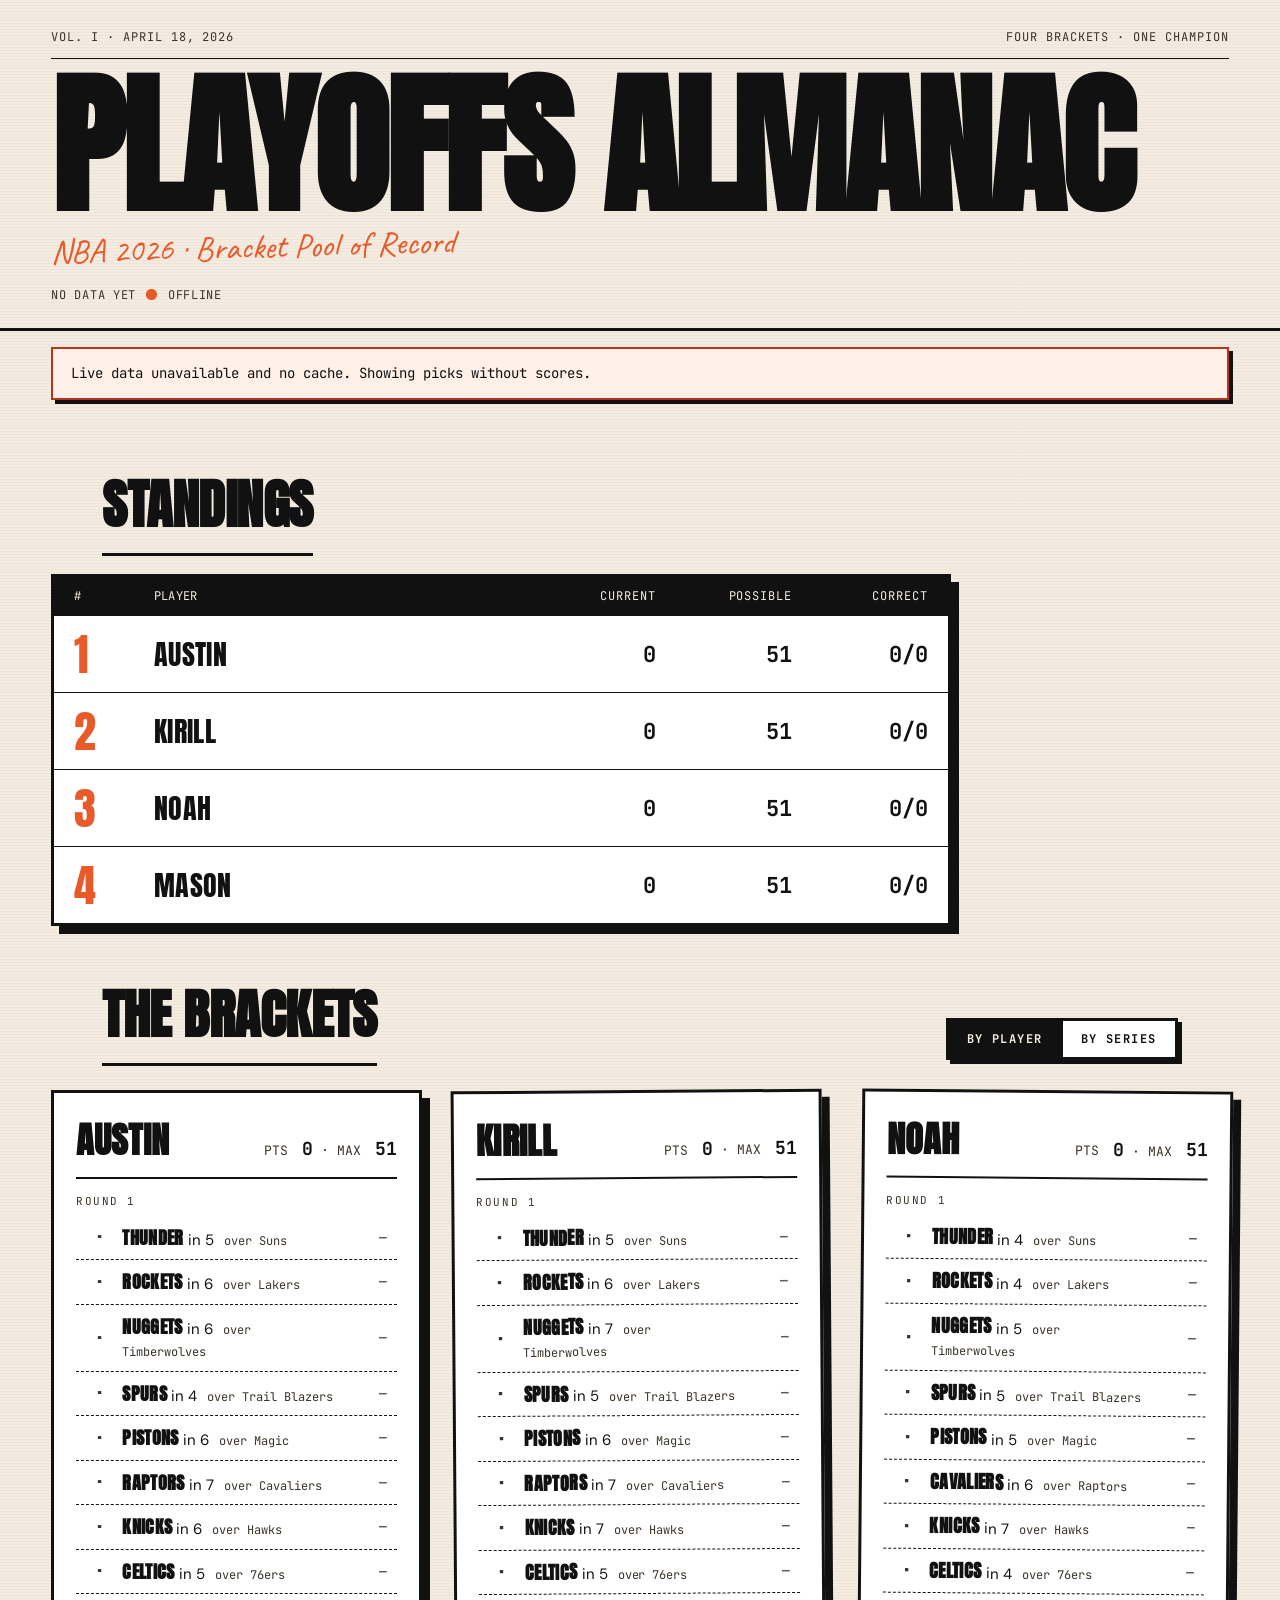
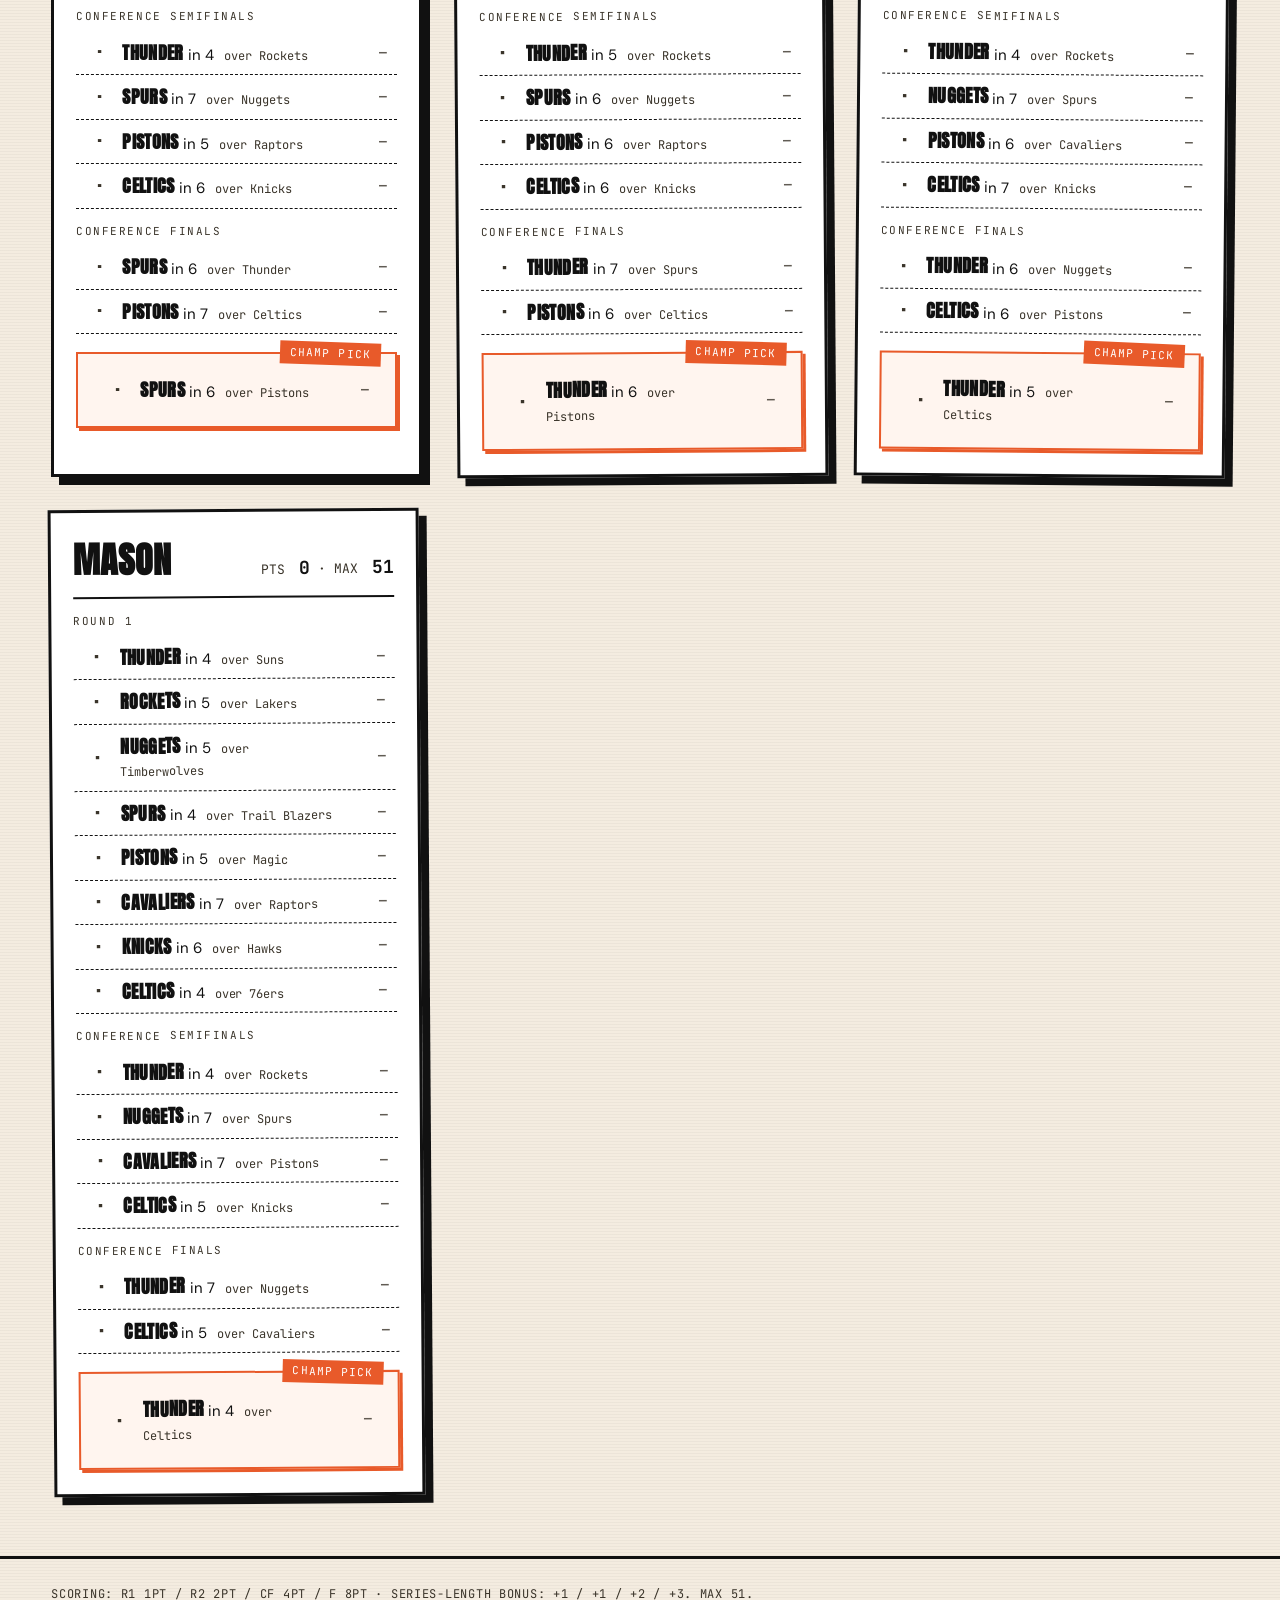
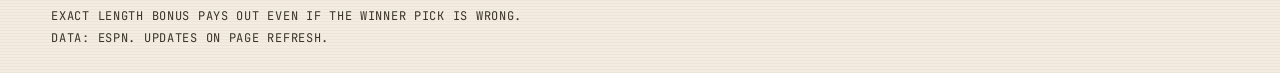
<file: index.html>
<!DOCTYPE html>
<html lang="en">
<head>
  <meta charset="UTF-8" />
  <meta name="viewport" content="width=device-width, initial-scale=1.0" />
  <title>NBA Playoffs 2026 — Bracket Pool</title>
  <meta name="description" content="Four friends, four brackets, one champion. Live-tracked NBA playoff bracket pool." />
  <link rel="preconnect" href="https://fonts.googleapis.com" />
  <link rel="preconnect" href="https://fonts.gstatic.com" crossorigin />
  <link
    href="https://fonts.googleapis.com/css2?family=Anton&family=Caveat:wght@400;700&family=DM+Sans:wght@400;500;700&family=JetBrains+Mono:wght@400;700&display=swap"
    rel="stylesheet"
  />
  <link rel="stylesheet" href="styles.css" />
</head>
<body>

  <header class="masthead">
    <div class="masthead-top">
      <span class="edition">Vol. I · April 18, 2026</span>
      <span class="edition">Four Brackets · One Champion</span>
    </div>
    <h1 class="title">Playoffs Almanac</h1>
    <p class="subtitle">NBA 2026 · Bracket Pool of Record</p>
    <div class="status-line">
      <span id="last-updated">Loading live data…</span>
      <span class="dot">●</span>
      <span id="fetch-status">Fetching ESPN</span>
    </div>
  </header>

  <div id="fetch-banner" class="banner" hidden></div>

  <section class="leaderboard-section">
    <h2 class="section-heading">Standings</h2>
    <div id="leaderboard"></div>
  </section>

  <section class="brackets-section">
    <div class="brackets-head">
      <h2 class="section-heading">The Brackets</h2>
      <div class="view-toggle" role="tablist" aria-label="Bracket view">
        <button type="button" data-view="players" class="active" aria-pressed="true">By Player</button>
        <button type="button" data-view="series" aria-pressed="false">By Series</button>
      </div>
    </div>
    <div id="view-players">
      <div id="brackets" class="brackets-grid"></div>
    </div>
    <div id="view-series" hidden>
      <div id="series-view" class="series-view"></div>
    </div>
  </section>

  <footer class="colophon">
    <p>Scoring: R1 1pt / R2 2pt / CF 4pt / F 8pt · series-length bonus: +1 / +1 / +2 / +3. Max 51.</p>
    <p>Exact length bonus pays out even if the winner pick is wrong.</p>
    <p>Data: ESPN. Updates on page refresh.</p>
  </footer>

  <script type="module" src="app.js"></script>
</body>
</html>
</file>
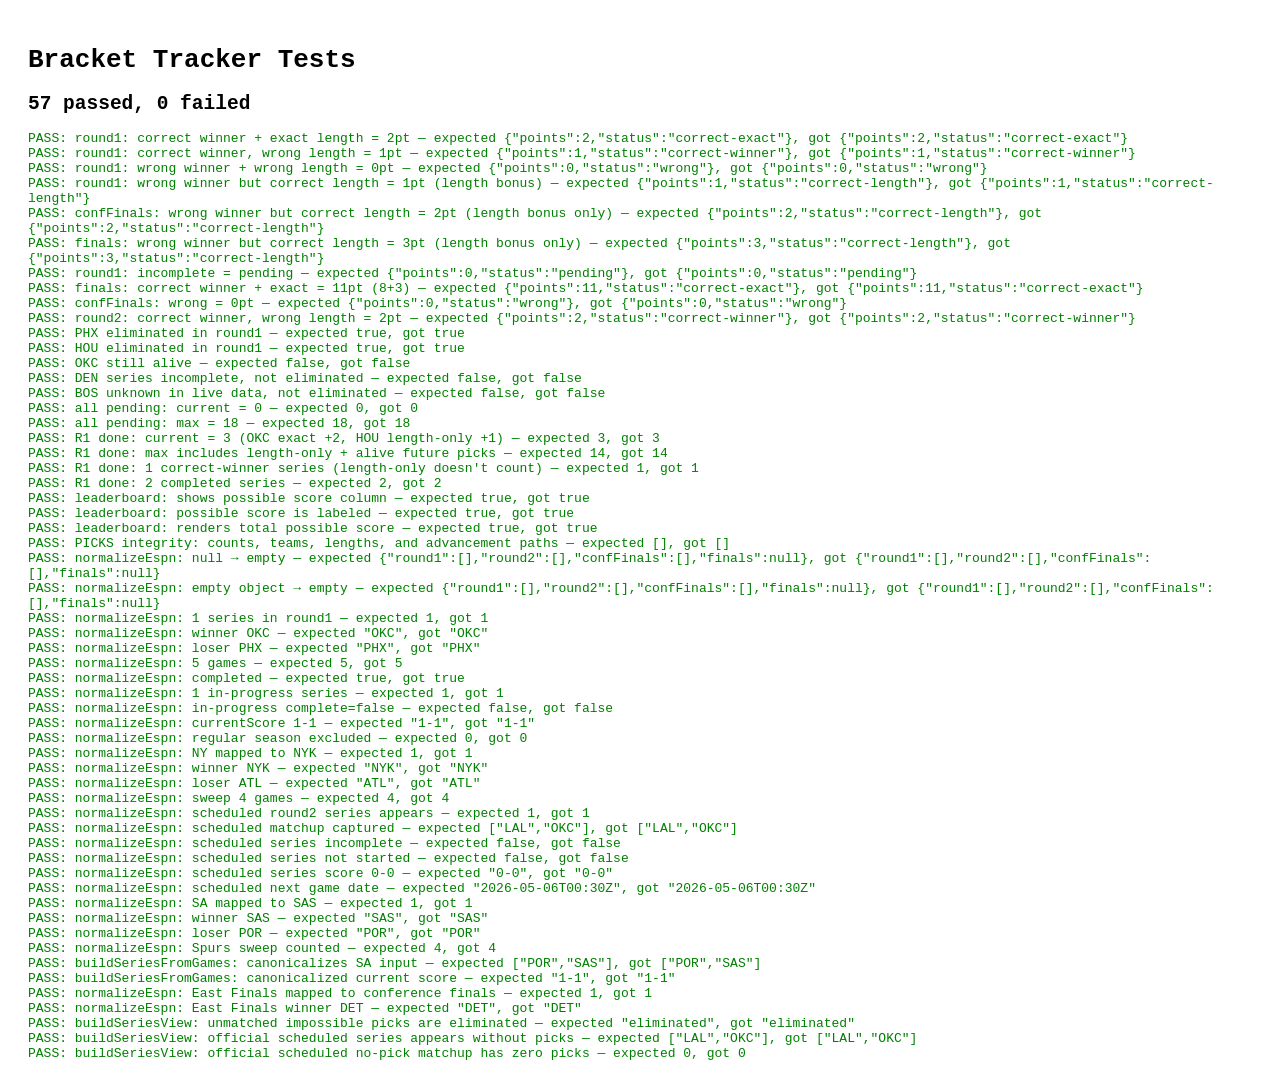
<file: tests/test.html>
<!DOCTYPE html>
<html lang="en">
<head><meta charset="UTF-8"><title>Bracket Tracker Tests</title>
<style>body{font-family:monospace;padding:20px}.pass{color:green}.fail{color:red;font-weight:bold}</style>
</head>
<body>
<h1>Bracket Tracker Tests</h1>
<div id="results"></div>
<script type="module">
import { scoreSeries, scoreBracket, isEliminated, ROUND_POINTS, buildSeriesView } from '../scoring.js';
import { normalizeEspn, buildSeriesFromGames } from '../espn.js';
import { PICKS, TEAM_NAMES } from '../picks.js';
import { renderLeaderboard } from '../render.js';

const results = document.getElementById('results');
let passed = 0, failed = 0;

function assertEq(actual, expected, label) {
  const ok = JSON.stringify(actual) === JSON.stringify(expected);
  const div = document.createElement('div');
  div.textContent = `${ok ? 'PASS' : 'FAIL'}: ${label} — expected ${JSON.stringify(expected)}, got ${JSON.stringify(actual)}`;
  div.className = ok ? 'pass' : 'fail';
  results.appendChild(div);
  ok ? passed++ : failed++;
}

// --- scoreSeries tests ---
assertEq(
  scoreSeries({ winner: "OKC", games: 5 }, { winner: "OKC", games: 5, complete: true }, "round1"),
  { points: 2, status: "correct-exact" },
  "round1: correct winner + exact length = 2pt"
);
assertEq(
  scoreSeries({ winner: "OKC", games: 5 }, { winner: "OKC", games: 6, complete: true }, "round1"),
  { points: 1, status: "correct-winner" },
  "round1: correct winner, wrong length = 1pt"
);
assertEq(
  scoreSeries({ winner: "OKC", games: 5 }, { winner: "PHX", games: 6, complete: true }, "round1"),
  { points: 0, status: "wrong" },
  "round1: wrong winner + wrong length = 0pt"
);
assertEq(
  scoreSeries({ winner: "OKC", games: 6 }, { winner: "PHX", games: 6, complete: true }, "round1"),
  { points: 1, status: "correct-length" },
  "round1: wrong winner but correct length = 1pt (length bonus)"
);
assertEq(
  scoreSeries({ winner: "BOS", games: 7 }, { winner: "NYK", games: 7, complete: true }, "confFinals"),
  { points: 2, status: "correct-length" },
  "confFinals: wrong winner but correct length = 2pt (length bonus only)"
);
assertEq(
  scoreSeries({ winner: "BOS", games: 6 }, { winner: "DAL", games: 6, complete: true }, "finals"),
  { points: 3, status: "correct-length" },
  "finals: wrong winner but correct length = 3pt (length bonus only)"
);
assertEq(
  scoreSeries({ winner: "OKC", games: 5 }, { winner: null, games: null, complete: false }, "round1"),
  { points: 0, status: "pending" },
  "round1: incomplete = pending"
);
assertEq(
  scoreSeries({ winner: "BOS", games: 6 }, { winner: "BOS", games: 6, complete: true }, "finals"),
  { points: 11, status: "correct-exact" },
  "finals: correct winner + exact = 11pt (8+3)"
);
assertEq(
  scoreSeries({ winner: "SAS", games: 6 }, { winner: "DET", games: 5, complete: true }, "confFinals"),
  { points: 0, status: "wrong" },
  "confFinals: wrong = 0pt"
);
assertEq(
  scoreSeries({ winner: "DET", games: 5 }, { winner: "DET", games: 6, complete: true }, "round2"),
  { points: 2, status: "correct-winner" },
  "round2: correct winner, wrong length = 2pt"
);

// --- isEliminated tests ---
const liveElim = {
  round1: [
    { matchup: ["OKC","PHX"], winner: "OKC", loser: "PHX", games: 4, complete: true },
    { matchup: ["HOU","LAL"], winner: "LAL", loser: "HOU", games: 6, complete: true },
    { matchup: ["DEN","MIN"], winner: null,  loser: null,  games: null, complete: false }
  ],
  round2: [],
  confFinals: [],
  finals: null
};

assertEq(isEliminated("PHX", liveElim), true,  "PHX eliminated in round1");
assertEq(isEliminated("HOU", liveElim), true,  "HOU eliminated in round1");
assertEq(isEliminated("OKC", liveElim), false, "OKC still alive");
assertEq(isEliminated("DEN", liveElim), false, "DEN series incomplete, not eliminated");
assertEq(isEliminated("BOS", liveElim), false, "BOS unknown in live data, not eliminated");

// --- scoreBracket tests ---
const samplePicks = {
  round1: [
    { winner: "OKC", loser: "PHX", games: 5 },
    { winner: "HOU", loser: "LAL", games: 6 }
  ],
  round2: [
    { winner: "OKC", loser: "HOU", games: 4 }
  ],
  confFinals: [],
  finals: { winner: "OKC", loser: "BOS", games: 5 }
};

const liveAllPending = { round1: [], round2: [], confFinals: [], finals: null };

const scoredPending = scoreBracket(samplePicks, liveAllPending);
assertEq(scoredPending.current, 0, "all pending: current = 0");
assertEq(scoredPending.max, 18, "all pending: max = 18");

const liveR1Done = {
  round1: [
    { matchup: ["OKC","PHX"], winner: "OKC", loser: "PHX", games: 5, complete: true },
    { matchup: ["HOU","LAL"], winner: "LAL", loser: "HOU", games: 6, complete: true }
  ],
  round2: [],
  confFinals: [],
  finals: null
};

const scoredR1 = scoreBracket(samplePicks, liveR1Done);
// OKC in 5 = +2 (exact), HOU in 6 (wrong winner, right length) = +1 length bonus
assertEq(scoredR1.current, 3, "R1 done: current = 3 (OKC exact +2, HOU length-only +1)");
// max = 2 (completed exact) + 1 (completed length-only) + 0 (R2 pick has eliminated HOU) + 11 (finals alive)
assertEq(scoredR1.max, 14, "R1 done: max includes length-only + alive future picks");
assertEq(scoredR1.correctCount, 1, "R1 done: 1 correct-winner series (length-only doesn't count)");
assertEq(scoredR1.totalCompleted, 2, "R1 done: 2 completed series");

// --- render tests ---
const leaderboardHtml = renderLeaderboard([
  { name: "Tester", current: 3, max: 14, correctCount: 1, totalCompleted: 2 },
  { name: "Chaser", current: 2, max: 18, correctCount: 1, totalCompleted: 2 }
]);
assertEq(leaderboardHtml.includes("Possible"), true, "leaderboard: shows possible score column");
assertEq(leaderboardHtml.includes("Tester total possible score"), true, "leaderboard: possible score is labeled");
assertEq(leaderboardHtml.includes('<span class="num possible-col" title="Tester total possible score">14</span>'), true, "leaderboard: renders total possible score");

// --- picks integrity tests ---
function sortedUnique(values) {
  return [...new Set(values)].sort();
}

function teamListForRound(picksInRound) {
  return sortedUnique(picksInRound.flatMap(p => [p.winner, p.loser]));
}

function validatePickSet(name, picks) {
  const errors = [];
  const expectedCounts = { round1: 8, round2: 4, confFinals: 2 };
  for (const [round, expected] of Object.entries(expectedCounts)) {
    if (!Array.isArray(picks[round]) || picks[round].length !== expected) {
      errors.push(`${name} ${round} has ${picks[round]?.length ?? 0} picks`);
    }
    for (const pick of picks[round] || []) {
      if (!TEAM_NAMES[pick.winner]) errors.push(`${name} ${round} unknown winner ${pick.winner}`);
      if (!TEAM_NAMES[pick.loser]) errors.push(`${name} ${round} unknown loser ${pick.loser}`);
      if (pick.winner === pick.loser) errors.push(`${name} ${round} repeats team ${pick.winner}`);
      if (!Number.isInteger(pick.games) || pick.games < 4 || pick.games > 7) {
        errors.push(`${name} ${round} invalid length ${pick.games}`);
      }
    }
  }

  if (!picks.finals) {
    errors.push(`${name} missing finals pick`);
  } else {
    if (!TEAM_NAMES[picks.finals.winner]) errors.push(`${name} finals unknown winner ${picks.finals.winner}`);
    if (!TEAM_NAMES[picks.finals.loser]) errors.push(`${name} finals unknown loser ${picks.finals.loser}`);
    if (picks.finals.winner === picks.finals.loser) errors.push(`${name} finals repeats team ${picks.finals.winner}`);
    if (!Number.isInteger(picks.finals.games) || picks.finals.games < 4 || picks.finals.games > 7) {
      errors.push(`${name} finals invalid length ${picks.finals.games}`);
    }
  }

  const r1Winners = sortedUnique((picks.round1 || []).map(p => p.winner));
  const r2Teams = teamListForRound(picks.round2 || []);
  if (JSON.stringify(r2Teams) !== JSON.stringify(r1Winners)) {
    errors.push(`${name} round2 teams do not match round1 winners`);
  }

  const r2Winners = sortedUnique((picks.round2 || []).map(p => p.winner));
  const cfTeams = teamListForRound(picks.confFinals || []);
  if (JSON.stringify(cfTeams) !== JSON.stringify(r2Winners)) {
    errors.push(`${name} conference finals teams do not match round2 winners`);
  }

  const cfWinners = sortedUnique((picks.confFinals || []).map(p => p.winner));
  const finalsTeams = picks.finals ? sortedUnique([picks.finals.winner, picks.finals.loser]) : [];
  if (JSON.stringify(finalsTeams) !== JSON.stringify(cfWinners)) {
    errors.push(`${name} finals teams do not match conference finals winners`);
  }

  return errors;
}

const pickIntegrityErrors = Object.entries(PICKS).flatMap(([name, picks]) => validatePickSet(name, picks));
assertEq(pickIntegrityErrors, [], "PICKS integrity: counts, teams, lengths, and advancement paths");

// --- normalizeEspn tests ---
assertEq(
  normalizeEspn(null),
  { round1: [], round2: [], confFinals: [], finals: null },
  "normalizeEspn: null → empty"
);
assertEq(
  normalizeEspn({}),
  { round1: [], round2: [], confFinals: [], finals: null },
  "normalizeEspn: empty object → empty"
);

// Fake 5 completed OKC-PHX round 1 games: OKC wins 4-1
function fakeEvent(teamA, teamB, winner, headline, seasonType=3, completed=true, date="2026-04-18T17:00Z") {
  return {
    date,
    season: { type: seasonType },
    competitions: [{
      status: { type: { completed } },
      notes: [{ headline }],
      competitors: [
        { team: { abbreviation: teamA }, winner: winner === teamA },
        { team: { abbreviation: teamB }, winner: winner === teamB }
      ]
    }]
  };
}

const scoreboardSample = {
  events: [
    fakeEvent("OKC","PHX","OKC","West 1st Round - Game 1"),
    fakeEvent("OKC","PHX","OKC","West 1st Round - Game 2"),
    fakeEvent("OKC","PHX","PHX","West 1st Round - Game 3"),
    fakeEvent("OKC","PHX","OKC","West 1st Round - Game 4"),
    fakeEvent("OKC","PHX","OKC","West 1st Round - Game 5")
  ]
};
const out = normalizeEspn(scoreboardSample);
assertEq(out.round1.length, 1, "normalizeEspn: 1 series in round1");
assertEq(out.round1[0].winner, "OKC", "normalizeEspn: winner OKC");
assertEq(out.round1[0].loser, "PHX", "normalizeEspn: loser PHX");
assertEq(out.round1[0].games, 5, "normalizeEspn: 5 games");
assertEq(out.round1[0].complete, true, "normalizeEspn: completed");

// In-progress series (only 2 games played)
const inProgressSample = {
  events: [
    fakeEvent("HOU","LAL","HOU","West 1st Round - Game 1"),
    fakeEvent("HOU","LAL","LAL","West 1st Round - Game 2")
  ]
};
const outIP = normalizeEspn(inProgressSample);
assertEq(outIP.round1.length, 1, "normalizeEspn: 1 in-progress series");
assertEq(outIP.round1[0].complete, false, "normalizeEspn: in-progress complete=false");
assertEq(outIP.round1[0].currentScore, "1-1", "normalizeEspn: currentScore 1-1");

// Non-playoff games should be excluded
const regSeasonSample = {
  events: [ fakeEvent("OKC","PHX","OKC","Regular Season", 2) ]
};
assertEq(normalizeEspn(regSeasonSample).round1.length, 0, "normalizeEspn: regular season excluded");

// NY → NYK mapping
const nyMapping = {
  events: [
    fakeEvent("NY","ATL","NY","East 1st Round - Game 1"),
    fakeEvent("NY","ATL","NY","East 1st Round - Game 2"),
    fakeEvent("NY","ATL","NY","East 1st Round - Game 3"),
    fakeEvent("NY","ATL","NY","East 1st Round - Game 4")
  ]
};
const outNY = normalizeEspn(nyMapping);
assertEq(outNY.round1.length, 1, "normalizeEspn: NY mapped to NYK");
assertEq(outNY.round1[0].winner, "NYK", "normalizeEspn: winner NYK");
assertEq(outNY.round1[0].loser, "ATL", "normalizeEspn: loser ATL");
assertEq(outNY.round1[0].games, 4, "normalizeEspn: sweep 4 games");

// Scheduled playoff series should appear before any completed games exist
const scheduledRound2 = {
  events: [
    fakeEvent("LAL","OKC",null,"West Semifinals - Game 1",3,false,"2026-05-06T00:30Z"),
    fakeEvent("LAL","OKC",null,"West Semifinals - Game 2",3,false,"2026-05-08T01:30Z")
  ]
};
const outScheduled = normalizeEspn(scheduledRound2);
assertEq(outScheduled.round2.length, 1, "normalizeEspn: scheduled round2 series appears");
assertEq(outScheduled.round2[0].matchup, ["LAL","OKC"], "normalizeEspn: scheduled matchup captured");
assertEq(outScheduled.round2[0].complete, false, "normalizeEspn: scheduled series incomplete");
assertEq(outScheduled.round2[0].started, false, "normalizeEspn: scheduled series not started");
assertEq(outScheduled.round2[0].currentScore, "0-0", "normalizeEspn: scheduled series score 0-0");
assertEq(outScheduled.round2[0].nextGameDate, "2026-05-06T00:30Z", "normalizeEspn: scheduled next game date");

// SA → SAS mapping
const saMapping = {
  events: [
    fakeEvent("SA","POR","SA","West 1st Round - Game 1"),
    fakeEvent("SA","POR","SA","West 1st Round - Game 2"),
    fakeEvent("SA","POR","SA","West 1st Round - Game 3"),
    fakeEvent("SA","POR","SA","West 1st Round - Game 4")
  ]
};
const outSA = normalizeEspn(saMapping);
assertEq(outSA.round1.length, 1, "normalizeEspn: SA mapped to SAS");
assertEq(outSA.round1[0].winner, "SAS", "normalizeEspn: winner SAS");
assertEq(outSA.round1[0].loser, "POR", "normalizeEspn: loser POR");
assertEq(outSA.round1[0].games, 4, "normalizeEspn: Spurs sweep counted");

const directGamesSA = buildSeriesFromGames([
  { round: "round1", teamA: "SA", teamB: "POR", winnerAbbr: "SA" },
  { round: "round1", teamA: "SA", teamB: "POR", winnerAbbr: "POR" }
]);
assertEq(directGamesSA.round1[0].matchup, ["POR","SAS"], "buildSeriesFromGames: canonicalizes SA input");
assertEq(directGamesSA.round1[0].currentScore, "1-1", "buildSeriesFromGames: canonicalized current score");

// ESPN uses East/West Finals, not just Conference Finals
const eastFinalsSample = {
  events: [
    fakeEvent("DET","BOS","DET","East Finals - Game 1"),
    fakeEvent("DET","BOS","DET","East Finals - Game 2"),
    fakeEvent("DET","BOS","DET","East Finals - Game 3"),
    fakeEvent("DET","BOS","DET","East Finals - Game 4")
  ]
};
const outEastFinals = normalizeEspn(eastFinalsSample);
assertEq(outEastFinals.confFinals.length, 1, "normalizeEspn: East Finals mapped to conference finals");
assertEq(outEastFinals.confFinals[0].winner, "DET", "normalizeEspn: East Finals winner DET");

// --- buildSeriesView tests ---
const impossibleSeriesView = buildSeriesView({
  "Tester": {
    round1: [],
    round2: [{ winner: "OKC", loser: "HOU", games: 5 }],
    confFinals: [],
    finals: null
  }
}, {
  round1: [
    { matchup: ["HOU","LAL"], winner: "LAL", loser: "HOU", games: 6, complete: true }
  ],
  round2: [],
  confFinals: [],
  finals: null
});
const impossibleRound2 = impossibleSeriesView.round2.find(e => e.matchup.join("|") === "HOU|OKC");
assertEq(impossibleRound2.picks[0].result.status, "eliminated", "buildSeriesView: unmatched impossible picks are eliminated");

const scheduledNoPickView = buildSeriesView({
  "Tester": { round1: [], round2: [], confFinals: [], finals: null }
}, {
  round1: [],
  round2: [
    { matchup: ["LAL","OKC"], winner: null, loser: null, games: null, complete: false, started: false, currentScore: "0-0", nextGameDate: "2026-05-06T00:30Z" }
  ],
  confFinals: [],
  finals: null
});
const officialNoPick = scheduledNoPickView.round2.find(e => e.matchup.join("|") === "LAL|OKC");
assertEq(officialNoPick.actual.matchup, ["LAL","OKC"], "buildSeriesView: official scheduled series appears without picks");
assertEq(officialNoPick.picks.length, 0, "buildSeriesView: official scheduled no-pick matchup has zero picks");

document.title = `${failed === 0 ? 'PASS' : 'FAIL'} ${passed}/${passed + failed}`;
results.insertAdjacentHTML('afterbegin', `<h2>${passed} passed, ${failed} failed</h2>`);
</script>
</body>
</html>
</file>
<file: styles.css>
:root {
  --bg: #f4ece0;
  --bg-ink: #ecdfc8;
  --ink: #111111;
  --ink-soft: #3a342a;
  --accent: #e85a2a;
  --ok: #2a7a3e;
  --wrong: #b8321c;
  --rule: #111111;
  --shadow: 4px 4px 0 0 var(--ink);
  --shadow-lg: 8px 8px 0 0 var(--ink);
}

* { box-sizing: border-box; }

html, body {
  margin: 0;
  padding: 0;
  background: var(--bg);
  color: var(--ink);
  font-family: "DM Sans", system-ui, sans-serif;
  font-size: 17px;
  line-height: 1.5;
}

body {
  background-image:
    repeating-linear-gradient(
      0deg,
      rgba(17,17,17,0.035) 0px,
      rgba(17,17,17,0.035) 1px,
      transparent 1px,
      transparent 3px
    );
  min-height: 100vh;
}

.masthead {
  border-bottom: 3px solid var(--ink);
  padding: 28px clamp(20px, 4vw, 64px) 24px;
  position: relative;
}
.masthead-top {
  display: flex;
  justify-content: space-between;
  font-family: "JetBrains Mono", monospace;
  font-size: 12px;
  text-transform: uppercase;
  letter-spacing: 0.08em;
  color: var(--ink-soft);
  padding-bottom: 12px;
  border-bottom: 1px solid var(--ink);
}
.title {
  font-family: "Anton", "Impact", sans-serif;
  font-size: clamp(64px, 12vw, 180px);
  line-height: 0.9;
  letter-spacing: -0.02em;
  margin: 18px 0 6px;
  text-transform: uppercase;
}
.subtitle {
  font-family: "Caveat", cursive;
  font-size: clamp(22px, 3vw, 34px);
  margin: 0;
  color: var(--accent);
  transform: rotate(-1.5deg);
  display: inline-block;
}
.status-line {
  font-family: "JetBrains Mono", monospace;
  font-size: 12px;
  text-transform: uppercase;
  letter-spacing: 0.06em;
  margin-top: 14px;
  color: var(--ink-soft);
  display: flex;
  gap: 10px;
  align-items: center;
}
.status-line .dot { color: var(--accent); font-size: 18px; line-height: 0; }

.banner {
  margin: 16px clamp(20px, 4vw, 64px);
  padding: 14px 18px;
  border: 2px solid var(--wrong);
  background: #fff0e8;
  font-family: "JetBrains Mono", monospace;
  font-size: 14px;
  box-shadow: var(--shadow);
}
.banner[hidden] { display: none; }

.section-heading {
  font-family: "Anton", sans-serif;
  font-size: clamp(32px, 5vw, 54px);
  letter-spacing: -0.01em;
  text-transform: uppercase;
  margin: 48px clamp(20px, 4vw, 64px) 18px;
  border-bottom: 3px solid var(--ink);
  padding-bottom: 8px;
  display: inline-block;
}

.leaderboard-section { padding: 0 clamp(20px, 4vw, 64px); }

.leaderboard {
  display: flex;
  flex-direction: column;
  border: 3px solid var(--ink);
  background: #fff;
  box-shadow: var(--shadow-lg);
  max-width: 900px;
}
.leaderboard-row {
  display: grid;
  grid-template-columns: 64px 1fr 120px 120px 120px;
  align-items: center;
  padding: 16px 20px;
  border-bottom: 1px solid var(--ink);
  gap: 16px;
}
.leaderboard-row:last-child { border-bottom: none; }
.leaderboard-row.header {
  background: var(--ink);
  color: var(--bg);
  font-family: "JetBrains Mono", monospace;
  font-size: 12px;
  letter-spacing: 0.08em;
  text-transform: uppercase;
  padding: 10px 20px;
}
.leaderboard-row .rank {
  font-family: "Anton", sans-serif;
  font-size: 44px;
  line-height: 1;
  color: var(--accent);
}
.leaderboard-row.header .rank { color: var(--bg); font-size: 12px; font-family: "JetBrains Mono", monospace; }
.leaderboard-row .name {
  font-family: "Anton", sans-serif;
  font-size: 28px;
  text-transform: uppercase;
  letter-spacing: 0.01em;
}
.leaderboard-row.header .name { font-family: "JetBrains Mono", monospace; font-size: 12px; text-transform: uppercase; }
.leaderboard-row .num {
  font-family: "JetBrains Mono", monospace;
  font-size: 22px;
  font-weight: 700;
  text-align: right;
}
.leaderboard-row.header .num { font-size: 12px; font-weight: 400; }
.leaderboard-row .short-label { display: none; }
.leaderboard-row.leader {
  background: linear-gradient(90deg, #fff 0%, #ffe6db 100%);
}
.leaderboard-row.leader .name::after {
  content: "★";
  color: var(--accent);
  margin-left: 10px;
  font-size: 24px;
}

.brackets-section { padding: 0 clamp(20px, 4vw, 64px) 60px; }
.brackets-grid {
  display: grid;
  grid-template-columns: repeat(auto-fit, minmax(340px, 1fr));
  gap: 32px;
  margin-top: 20px;
}
.bracket-card {
  border: 3px solid var(--ink);
  background: #fff;
  box-shadow: var(--shadow-lg);
  padding: 20px 22px 24px;
  position: relative;
}
.bracket-card:nth-child(2n) { transform: rotate(-0.4deg); }
.bracket-card:nth-child(3n) { transform: rotate(0.5deg); }
.bracket-card-header {
  display: flex;
  justify-content: space-between;
  align-items: baseline;
  border-bottom: 2px solid var(--ink);
  padding-bottom: 10px;
  margin-bottom: 14px;
}
.bracket-card h3 {
  font-family: "Anton", sans-serif;
  font-size: 36px;
  margin: 0;
  text-transform: uppercase;
  letter-spacing: 0.01em;
}
.bracket-card .card-score {
  font-family: "JetBrains Mono", monospace;
  font-size: 13px;
  text-transform: uppercase;
  color: var(--ink-soft);
}
.bracket-card .card-score strong {
  color: var(--ink);
  font-size: 18px;
  margin-left: 6px;
}

.round-label {
  font-family: "JetBrains Mono", monospace;
  font-size: 11px;
  text-transform: uppercase;
  letter-spacing: 0.14em;
  color: var(--ink-soft);
  margin: 14px 0 6px;
  display: flex;
  justify-content: space-between;
}

.pick {
  display: grid;
  grid-template-columns: 26px 1fr auto;
  align-items: center;
  gap: 10px;
  padding: 8px 10px;
  border-bottom: 1px dashed var(--ink);
  font-size: 15px;
}
.pick:last-child { border-bottom: none; }
.pick .icon {
  font-family: "Anton", sans-serif;
  font-size: 22px;
  line-height: 1;
  width: 26px;
  text-align: center;
}
.pick.correct-exact .icon { color: var(--ok); }
.pick.correct-winner .icon { color: var(--ok); opacity: 0.75; }
.pick.correct-length .icon { color: var(--accent); }
.pick.wrong .icon { color: var(--wrong); }
.pick.pending .icon { color: var(--ink-soft); }
.pick.eliminated .icon { color: var(--wrong); opacity: 0.5; }
.pick .team-line strong {
  font-family: "Anton", sans-serif;
  font-size: 18px;
  letter-spacing: 0.02em;
  text-transform: uppercase;
}
.pick .team-line .sub {
  font-family: "JetBrains Mono", monospace;
  font-size: 12px;
  color: var(--ink-soft);
  margin-left: 6px;
}
.pick.wrong .team-line strong { text-decoration: line-through; text-decoration-thickness: 2px; }
.pick.eliminated .team-line strong { text-decoration: line-through; opacity: 0.6; }
.pick.correct-length .team-line strong { text-decoration: line-through; text-decoration-thickness: 2px; opacity: 0.85; }
.pick .pts {
  font-family: "JetBrains Mono", monospace;
  font-size: 13px;
  font-weight: 700;
  color: var(--accent);
  min-width: 38px;
  text-align: right;
}
.pick.wrong .pts, .pick.pending .pts, .pick.eliminated .pts { color: var(--ink-soft); opacity: 0.8; }
.pick.correct-length .pts { color: var(--accent); }

.finals-pick {
  margin-top: 18px;
  padding: 14px 16px;
  border: 2px solid var(--accent);
  background: #fff5ef;
  box-shadow: 3px 3px 0 0 var(--accent);
  position: relative;
}
.finals-pick .stamp {
  position: absolute;
  top: -12px;
  right: 14px;
  background: var(--accent);
  color: #fff;
  padding: 3px 10px;
  font-family: "JetBrains Mono", monospace;
  font-size: 11px;
  letter-spacing: 0.1em;
  text-transform: uppercase;
  transform: rotate(2deg);
}

.colophon {
  border-top: 3px solid var(--ink);
  padding: 22px clamp(20px, 4vw, 64px);
  font-family: "JetBrains Mono", monospace;
  font-size: 12px;
  color: var(--ink-soft);
  text-transform: uppercase;
  letter-spacing: 0.06em;
}
.colophon p { margin: 4px 0; }

/* --- Brackets section head + view toggle --- */
.brackets-head {
  display: flex;
  align-items: flex-end;
  justify-content: space-between;
  flex-wrap: wrap;
  gap: 16px;
  padding-right: clamp(20px, 4vw, 64px);
}
.brackets-head .section-heading { margin-bottom: 4px; }
.view-toggle {
  display: inline-flex;
  border: 3px solid var(--ink);
  background: #fff;
  box-shadow: var(--shadow);
  margin-bottom: 10px;
}
.view-toggle button {
  appearance: none;
  border: 0;
  background: transparent;
  padding: 10px 18px;
  font-family: "JetBrains Mono", monospace;
  font-size: 12px;
  letter-spacing: 0.12em;
  text-transform: uppercase;
  font-weight: 700;
  color: var(--ink);
  cursor: pointer;
  border-right: 2px solid var(--ink);
}
.view-toggle button:last-child { border-right: 0; }
.view-toggle button.active {
  background: var(--ink);
  color: var(--bg);
}
.view-toggle button:hover:not(.active) { background: var(--bg-ink); }

/* --- By-series view --- */
.series-view {
  margin-top: 20px;
  display: flex;
  flex-direction: column;
  gap: 36px;
  max-width: 1100px;
}
.series-round-section { display: flex; flex-direction: column; gap: 16px; }
.series-round-heading {
  font-family: "Anton", sans-serif;
  font-size: 28px;
  letter-spacing: 0.02em;
  text-transform: uppercase;
  margin: 0;
  padding-bottom: 6px;
  border-bottom: 2px solid var(--ink);
}
.series-subsection {
  display: flex;
  flex-direction: column;
  gap: 10px;
}
.series-subheading {
  margin: 0;
  font-family: "JetBrains Mono", monospace;
  font-size: 12px;
  text-transform: uppercase;
  letter-spacing: 0.12em;
  color: var(--ink-soft);
}
.series-stack { display: flex; flex-direction: column; gap: 14px; }

.series-card {
  border: 3px solid var(--ink);
  background: #fff;
  box-shadow: var(--shadow);
}
.series-card[open] { box-shadow: var(--shadow-lg); }
.series-card.done { background: #f7fff3; }
.series-card.live { background: #fff5ef; }
.series-card.scheduled { background: #f6f8ff; }
.series-card.watch { background: #fffdfa; }
.series-card.dead { background: #f7f2f0; opacity: 0.86; }

.series-summary {
  list-style: none;
  cursor: pointer;
  display: grid;
  grid-template-columns: 180px minmax(220px, 1fr) minmax(170px, auto) auto 24px;
  align-items: center;
  gap: 16px;
  padding: 14px 18px;
}
.series-summary::-webkit-details-marker { display: none; }
.series-round {
  font-family: "JetBrains Mono", monospace;
  font-size: 11px;
  letter-spacing: 0.12em;
  text-transform: uppercase;
  color: var(--ink-soft);
  line-height: 1.35;
}
.series-matchup {
  font-family: "Anton", sans-serif;
  font-size: 22px;
  letter-spacing: 0.02em;
  text-transform: uppercase;
  display: inline-flex;
  align-items: baseline;
  gap: 10px;
}
.series-matchup .vs {
  font-family: "Caveat", cursive;
  font-size: 20px;
  color: var(--accent);
  font-weight: 700;
  text-transform: none;
  letter-spacing: 0;
}
.series-status {
  font-family: "JetBrains Mono", monospace;
  font-size: 12px;
  color: var(--ink-soft);
  letter-spacing: 0.04em;
  text-align: right;
}
.series-card.done .series-status { color: var(--ok); font-weight: 700; }
.series-card.live .series-status { color: var(--accent); font-weight: 700; }
.series-card.dead .series-status { color: var(--wrong); font-weight: 700; }
.series-count {
  font-family: "JetBrains Mono", monospace;
  font-size: 11px;
  text-transform: uppercase;
  letter-spacing: 0.08em;
  padding: 3px 8px;
  background: var(--ink);
  color: var(--bg);
}
.series-chevron {
  font-family: "Anton", sans-serif;
  font-size: 18px;
  transition: transform 0.18s ease;
  text-align: center;
}
.series-card[open] .series-chevron { transform: rotate(180deg); }

.series-body {
  border-top: 2px dashed var(--ink);
  padding: 8px 18px 14px;
  display: flex;
  flex-direction: column;
}
.series-player-row {
  display: grid;
  grid-template-columns: 26px 110px minmax(220px, 1fr) 74px auto;
  align-items: center;
  gap: 12px;
  padding: 10px 0;
  border-bottom: 1px dashed var(--ink);
  font-size: 15px;
}
.series-player-row:last-child { border-bottom: none; }
.series-player-row .sp-icon {
  font-family: "Anton", sans-serif;
  font-size: 22px;
  text-align: center;
  line-height: 1;
}
.series-player-row.correct-exact .sp-icon { color: var(--ok); }
.series-player-row.correct-winner .sp-icon { color: var(--ok); opacity: 0.75; }
.series-player-row.correct-length .sp-icon { color: var(--accent); }
.series-player-row.wrong .sp-icon { color: var(--wrong); }
.series-player-row.pending .sp-icon { color: var(--ink-soft); }
.series-player-row.eliminated .sp-icon { color: var(--wrong); opacity: 0.5; }
.series-player-row.correct-exact .sp-result,
.series-player-row.correct-winner .sp-result { color: var(--ok); font-weight: 700; }
.series-player-row.correct-length .sp-result { color: var(--accent); font-weight: 700; }
.series-player-row.wrong .sp-result,
.series-player-row.eliminated .sp-result { color: var(--wrong); font-weight: 700; }
.series-player-row .sp-name {
  font-family: "Anton", sans-serif;
  font-size: 20px;
  text-transform: uppercase;
  letter-spacing: 0.02em;
}
.series-player-row .sp-pick {
  font-family: "DM Sans", sans-serif;
  font-size: 15px;
  color: var(--ink-soft);
}
.series-player-row .sp-result {
  font-family: "JetBrains Mono", monospace;
  font-size: 11px;
  text-transform: uppercase;
  letter-spacing: 0.08em;
  color: var(--ink-soft);
}
.series-player-row .sp-pick strong {
  font-family: "Anton", sans-serif;
  font-size: 17px;
  text-transform: uppercase;
  color: var(--ink);
  letter-spacing: 0.02em;
  margin-right: 6px;
}
.series-player-row.wrong .sp-pick strong { text-decoration: line-through; text-decoration-thickness: 2px; }
.series-player-row.correct-length .sp-pick strong { text-decoration: line-through; text-decoration-thickness: 2px; opacity: 0.85; }
.series-player-row.eliminated .sp-pick strong { text-decoration: line-through; opacity: 0.6; }
.series-player-row .sp-pts {
  font-family: "JetBrains Mono", monospace;
  font-size: 14px;
  font-weight: 700;
  color: var(--accent);
  min-width: 38px;
  text-align: right;
}
.series-player-row.pending .sp-pts,
.series-player-row.wrong .sp-pts,
.series-player-row.eliminated .sp-pts { color: var(--ink-soft); opacity: 0.8; }

.series-empty {
  padding: 10px 0 4px;
  font-family: "JetBrains Mono", monospace;
  font-size: 12px;
  color: var(--ink-soft);
  text-transform: uppercase;
  letter-spacing: 0.08em;
}
.series-empty-state {
  margin: 20px 0;
  font-family: "JetBrains Mono", monospace;
  font-size: 13px;
  color: var(--ink-soft);
}

@media (max-width: 640px) {
  .leaderboard-row { grid-template-columns: 34px minmax(62px, 1fr) 38px 46px 46px; gap: 5px; padding: 12px 8px; }
  .leaderboard-row .rank { font-size: 30px; }
  .leaderboard-row .name { font-size: 18px; }
  .leaderboard-row .num { font-size: 15px; }
  .leaderboard-row.header .rank,
  .leaderboard-row.header .name,
  .leaderboard-row.header .num { font-size: 10px; }
  .leaderboard-row.header .full-label { display: none; }
  .leaderboard-row.header .short-label { display: inline; }

  .brackets-head { padding-right: clamp(20px, 4vw, 64px); }
  .series-summary {
    grid-template-columns: 1fr auto;
    grid-template-areas:
      "round   chevron"
      "matchup chevron"
      "status  count";
    gap: 6px 12px;
    padding: 12px 14px;
  }
  .series-round   { grid-area: round; }
  .series-matchup { grid-area: matchup; font-size: 20px; }
  .series-status  { grid-area: status; text-align: left; }
  .series-count   { grid-area: count; justify-self: end; }
  .series-chevron { grid-area: chevron; align-self: start; }

  .series-player-row {
    grid-template-columns: 22px 1fr auto;
    grid-template-areas:
      "icon name pts"
      ".    pick pick"
      ".    result result";
    gap: 4px 10px;
  }
  .series-player-row .sp-icon { grid-area: icon; }
  .series-player-row .sp-name { grid-area: name; font-size: 17px; }
  .series-player-row .sp-pick { grid-area: pick; }
  .series-player-row .sp-result { grid-area: result; }
  .series-player-row .sp-pts  { grid-area: pts; }
}
</file>
